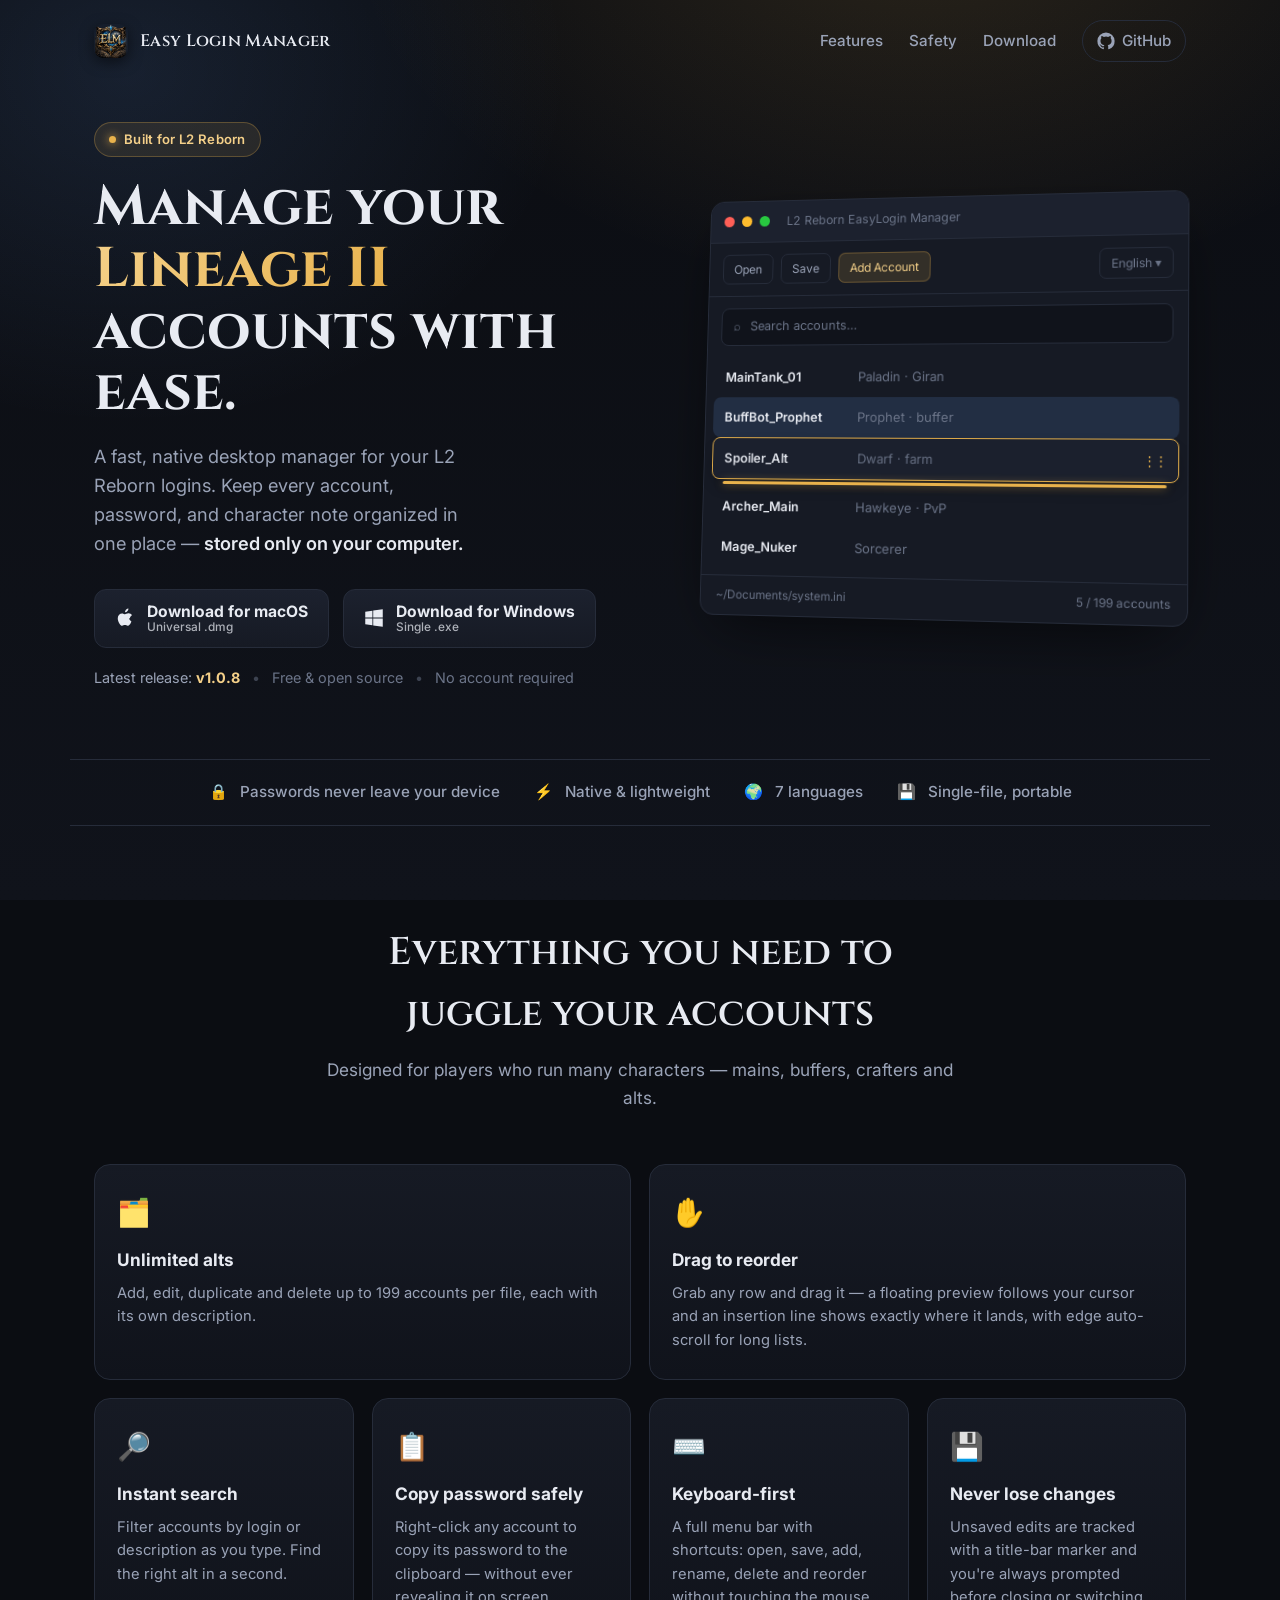
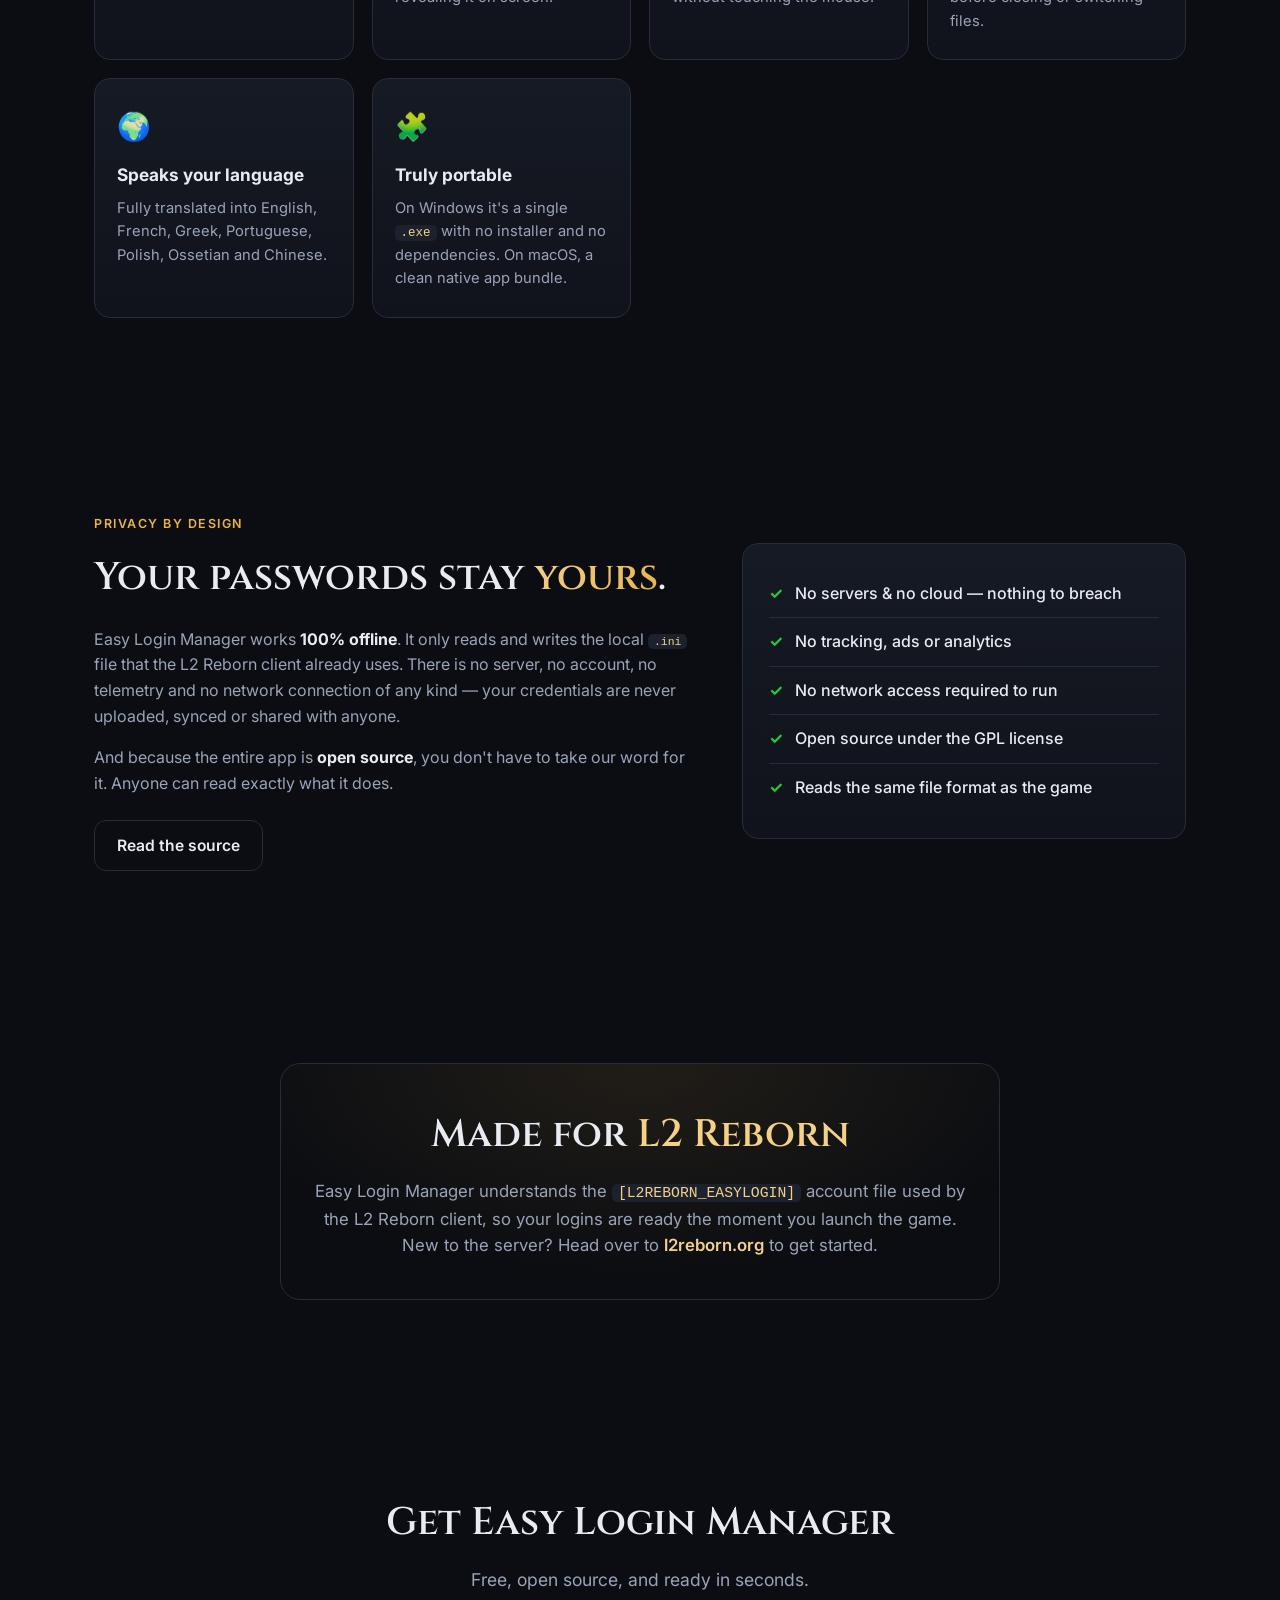
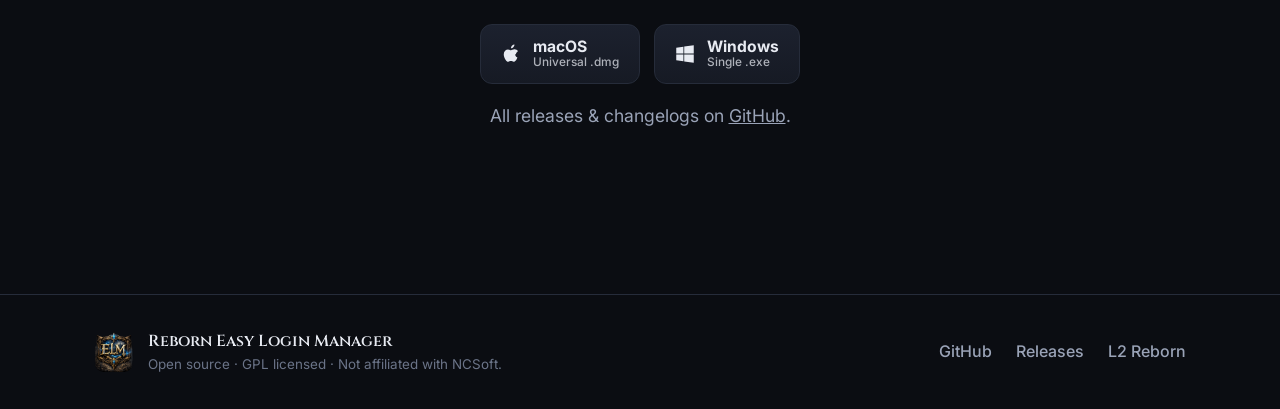
<file: index.html>
<!DOCTYPE html>
<html lang="en">
<head>
<meta charset="UTF-8">
<meta name="viewport" content="width=device-width, initial-scale=1.0">
<title>Reborn Easy Login Manager — Account manager for Lineage II (L2 Reborn)</title>
<meta name="description" content="A lightweight, open-source, cross-platform account manager for Lineage II on L2 Reborn. Manage your accounts and passwords locally — nothing is ever uploaded. Free for Windows and macOS.">

<meta property="og:type" content="website">
<meta property="og:title" content="Reborn Easy Login Manager">
<meta property="og:description" content="A lightweight, open-source account manager for Lineage II (L2 Reborn). Your passwords stay on your device.">
<meta property="og:image" content="assets/logo.png">

<link rel="icon" type="image/png" href="assets/logo.png">
<link rel="preconnect" href="https://fonts.googleapis.com">
<link rel="preconnect" href="https://fonts.gstatic.com" crossorigin>
<link href="https://fonts.googleapis.com/css2?family=Cinzel:wght@500;600;700&family=Inter:wght@400;500;600;700&display=swap" rel="stylesheet">
<link rel="stylesheet" href="styles.css">
</head>
<body>

<!-- Background flourish -->
<div class="bg-glow" aria-hidden="true"></div>

<header class="nav">
  <a class="brand" href="#top">
    <img src="assets/logo.png" alt="" class="brand-logo">
    <span class="brand-name">Easy Login Manager</span>
  </a>
  <nav class="nav-links">
    <a href="#features">Features</a>
    <a href="#safety">Safety</a>
    <a href="#download">Download</a>
    <a class="nav-github" href="https://github.com/haswelldev/RebornEasyLoginManager" target="_blank" rel="noopener">
      <svg viewBox="0 0 24 24" width="18" height="18" aria-hidden="true"><path fill="currentColor" d="M12 .5A11.5 11.5 0 0 0 .5 12a11.5 11.5 0 0 0 7.86 10.92c.58.1.79-.25.79-.56v-2c-3.2.7-3.88-1.37-3.88-1.37-.53-1.34-1.29-1.7-1.29-1.7-1.05-.72.08-.71.08-.71 1.16.08 1.77 1.2 1.77 1.2 1.03 1.77 2.7 1.26 3.36.96.1-.75.4-1.26.72-1.55-2.55-.29-5.24-1.28-5.24-5.69 0-1.26.45-2.29 1.19-3.1-.12-.29-.52-1.46.11-3.05 0 0 .97-.31 3.18 1.18a11 11 0 0 1 5.8 0c2.2-1.5 3.17-1.18 3.17-1.18.63 1.59.23 2.76.11 3.05.74.81 1.19 1.84 1.19 3.1 0 4.42-2.69 5.39-5.25 5.68.41.36.78 1.06.78 2.14v3.17c0 .31.21.67.8.56A11.5 11.5 0 0 0 23.5 12 11.5 11.5 0 0 0 12 .5z"/></svg>
      <span>GitHub</span>
    </a>
  </nav>
</header>

<main id="top">

  <!-- Hero -->
  <section class="hero">
    <div class="hero-copy">
      <a class="pill" href="https://l2reborn.org/" target="_blank" rel="noopener">
        <span class="pill-dot"></span> Built for L2&nbsp;Reborn
      </a>
      <h1>Manage your <span class="grad">Lineage II</span> accounts with ease.</h1>
      <p class="lead">
        A fast, native desktop manager for your L2 Reborn logins. Keep every account, password,
        and character note organized in one place — <strong>stored only on your computer.</strong>
      </p>

      <div class="download-row" id="download">
        <a class="btn btn-primary" id="btn-mac" href="https://github.com/haswelldev/RebornEasyLoginManager/releases/latest/download/EasyLoginManager.dmg">
          <svg viewBox="0 0 384 512" width="20" height="20" aria-hidden="true"><path fill="currentColor" d="M318.7 268c-.2-37 16.7-64.9 50.9-85.4-19.1-27.4-48-42.5-86.2-45.5-36.2-2.8-75.8 21.2-90.3 21.2-15.3 0-50.3-20.2-77.8-20.2C64.5 139 6.5 179.4 6.5 262c0 24.4 4.5 49.6 13.4 75.6 11.9 34.1 54.8 117.7 99.6 116.3 23.4-.6 39.9-16.6 70.4-16.6 29.6 0 44.9 16.6 70.9 16.6 45.2-.7 84-76.6 95.3-110.8-60.6-28.6-57.4-83.8-57.4-85.1zM256.5 79.4c25.2-30 22.9-57.3 22.2-67.4-22.3 1.3-48.1 15.2-62.8 32.3-16.2 18.4-25.7 41.1-23.7 66.9 24.1 1.9 46.1-10.5 64.3-31.8z"/></svg>
          <span><b>Download for macOS</b><small>Universal .dmg</small></span>
        </a>
        <a class="btn btn-primary" id="btn-win" href="https://github.com/haswelldev/RebornEasyLoginManager/releases/latest/download/EasyLoginManager.exe">
          <svg viewBox="0 0 448 512" width="20" height="20" aria-hidden="true"><path fill="currentColor" d="M0 93.7l183.6-25.3v177.4H0V93.7zm0 324.6l183.6 25.3V268.4H0v149.9zm203.8 28L448 480V268.4H203.8v177.9zm0-380.6v180.1H448V32L203.8 65.7z"/></svg>
          <span><b>Download for Windows</b><small>Single .exe</small></span>
        </a>
      </div>

      <div class="release-meta">
        <a href="https://github.com/haswelldev/RebornEasyLoginManager/releases/latest" target="_blank" rel="noopener">Latest release: <strong id="version">v1.0.8</strong></a>
        <span class="dot-sep">•</span>
        <span>Free &amp; open source</span>
        <span class="dot-sep">•</span>
        <span>No account required</span>
      </div>
    </div>

    <!-- App window mock -->
    <div class="hero-visual" aria-hidden="true">
      <div class="window">
        <div class="window-bar">
          <span class="tl tl-r"></span><span class="tl tl-y"></span><span class="tl tl-g"></span>
          <span class="window-title">L2 Reborn EasyLogin Manager</span>
        </div>
        <div class="window-toolbar">
          <span class="wb">Open</span><span class="wb">Save</span><span class="wb wb-accent">Add Account</span>
          <span class="wb-spacer"></span><span class="wb wb-lang">English ▾</span>
        </div>
        <div class="window-search"><span class="search-ico">⌕</span> Search accounts…</div>
        <ul class="window-list">
          <li><span class="acc">MainTank_01</span><span class="desc">Paladin · Giran</span></li>
          <li class="sel"><span class="acc">BuffBot_Prophet</span><span class="desc">Prophet · buffer</span></li>
          <li class="dragging"><span class="acc">Spoiler_Alt</span><span class="desc">Dwarf · farm</span><span class="grip">⋮⋮</span></li>
          <li class="drop-line"></li>
          <li><span class="acc">Archer_Main</span><span class="desc">Hawkeye · PvP</span></li>
          <li><span class="acc">Mage_Nuker</span><span class="desc">Sorcerer</span></li>
        </ul>
        <div class="window-status"><span>~/Documents/system.ini</span><span>5 / 199 accounts</span></div>
      </div>
    </div>
  </section>

  <!-- Trust strip -->
  <section class="strip">
    <div class="strip-item"><span class="strip-ico">🔒</span> Passwords never leave your device</div>
    <div class="strip-item"><span class="strip-ico">⚡</span> Native &amp; lightweight</div>
    <div class="strip-item"><span class="strip-ico">🌍</span> 7 languages</div>
    <div class="strip-item"><span class="strip-ico">💾</span> Single-file, portable</div>
  </section>

  <!-- Features -->
  <section id="features" class="section">
    <div class="section-head">
      <h2>Everything you need to juggle your accounts</h2>
      <p>Designed for players who run many characters — mains, buffers, crafters and alts.</p>
    </div>

    <div class="features">
      <article class="card">
        <div class="card-ico">🗂️</div>
        <h3>Unlimited alts</h3>
        <p>Add, edit, duplicate and delete up to 199 accounts per file, each with its own description.</p>
      </article>
      <article class="card">
        <div class="card-ico">✋</div>
        <h3>Drag to reorder</h3>
        <p>Grab any row and drag it — a floating preview follows your cursor and an insertion line shows exactly where it lands, with edge auto-scroll for long lists.</p>
      </article>
      <article class="card">
        <div class="card-ico">🔎</div>
        <h3>Instant search</h3>
        <p>Filter accounts by login or description as you type. Find the right alt in a second.</p>
      </article>
      <article class="card">
        <div class="card-ico">📋</div>
        <h3>Copy password safely</h3>
        <p>Right-click any account to copy its password to the clipboard — without ever revealing it on screen.</p>
      </article>
      <article class="card">
        <div class="card-ico">⌨️</div>
        <h3>Keyboard-first</h3>
        <p>A full menu bar with shortcuts: open, save, add, rename, delete and reorder without touching the mouse.</p>
      </article>
      <article class="card">
        <div class="card-ico">💾</div>
        <h3>Never lose changes</h3>
        <p>Unsaved edits are tracked with a title-bar marker and you're always prompted before closing or switching files.</p>
      </article>
      <article class="card">
        <div class="card-ico">🌍</div>
        <h3>Speaks your language</h3>
        <p>Fully translated into English, French, Greek, Portuguese, Polish, Ossetian and Chinese.</p>
      </article>
      <article class="card">
        <div class="card-ico">🧩</div>
        <h3>Truly portable</h3>
        <p>On Windows it's a single <code>.exe</code> with no installer and no dependencies. On macOS, a clean native app bundle.</p>
      </article>
    </div>
  </section>

  <!-- Safety -->
  <section id="safety" class="section safety">
    <div class="safety-grid">
      <div class="safety-copy">
        <span class="eyebrow">Privacy by design</span>
        <h2>Your passwords stay <span class="grad">yours</span>.</h2>
        <p>
          Easy Login Manager works <strong>100% offline</strong>. It only reads and writes the local
          <code>.ini</code> file that the L2 Reborn client already uses. There is no server, no account,
          no telemetry and no network connection of any kind — your credentials are never uploaded,
          synced or shared with anyone.
        </p>
        <p>
          And because the entire app is <strong>open source</strong>, you don't have to take our word for it.
          Anyone can read exactly what it does.
        </p>
        <div class="safety-actions">
          <a class="btn btn-ghost" href="https://github.com/haswelldev/RebornEasyLoginManager" target="_blank" rel="noopener">Read the source</a>
        </div>
      </div>
      <ul class="safety-list">
        <li><span class="check">✓</span> No servers &amp; no cloud — nothing to breach</li>
        <li><span class="check">✓</span> No tracking, ads or analytics</li>
        <li><span class="check">✓</span> No network access required to run</li>
        <li><span class="check">✓</span> Open source under the GPL license</li>
        <li><span class="check">✓</span> Reads the same file format as the game</li>
      </ul>
    </div>
  </section>

  <!-- L2 Reborn -->
  <section class="section reborn">
    <div class="reborn-inner">
      <h2>Made for <a href="https://l2reborn.org/" target="_blank" rel="noopener">L2&nbsp;Reborn</a></h2>
      <p>
        Easy Login Manager understands the <code>[L2REBORN_EASYLOGIN]</code> account file used by the
        L2 Reborn client, so your logins are ready the moment you launch the game.
        New to the server? Head over to <a href="https://l2reborn.org/" target="_blank" rel="noopener">l2reborn.org</a> to get started.
      </p>
    </div>
  </section>

  <!-- Download CTA -->
  <section class="section cta">
    <h2>Get Easy Login Manager</h2>
    <p>Free, open source, and ready in seconds.</p>
    <div class="download-row download-row--center">
      <a class="btn btn-primary" href="https://github.com/haswelldev/RebornEasyLoginManager/releases/latest/download/EasyLoginManager.dmg">
        <svg viewBox="0 0 384 512" width="20" height="20" aria-hidden="true"><path fill="currentColor" d="M318.7 268c-.2-37 16.7-64.9 50.9-85.4-19.1-27.4-48-42.5-86.2-45.5-36.2-2.8-75.8 21.2-90.3 21.2-15.3 0-50.3-20.2-77.8-20.2C64.5 139 6.5 179.4 6.5 262c0 24.4 4.5 49.6 13.4 75.6 11.9 34.1 54.8 117.7 99.6 116.3 23.4-.6 39.9-16.6 70.4-16.6 29.6 0 44.9 16.6 70.9 16.6 45.2-.7 84-76.6 95.3-110.8-60.6-28.6-57.4-83.8-57.4-85.1zM256.5 79.4c25.2-30 22.9-57.3 22.2-67.4-22.3 1.3-48.1 15.2-62.8 32.3-16.2 18.4-25.7 41.1-23.7 66.9 24.1 1.9 46.1-10.5 64.3-31.8z"/></svg>
        <span><b>macOS</b><small>Universal .dmg</small></span>
      </a>
      <a class="btn btn-primary" href="https://github.com/haswelldev/RebornEasyLoginManager/releases/latest/download/EasyLoginManager.exe">
        <svg viewBox="0 0 448 512" width="20" height="20" aria-hidden="true"><path fill="currentColor" d="M0 93.7l183.6-25.3v177.4H0V93.7zm0 324.6l183.6 25.3V268.4H0v149.9zm203.8 28L448 480V268.4H203.8v177.9zm0-380.6v180.1H448V32L203.8 65.7z"/></svg>
        <span><b>Windows</b><small>Single .exe</small></span>
      </a>
    </div>
    <p class="cta-note">All releases &amp; changelogs on <a href="https://github.com/haswelldev/RebornEasyLoginManager/releases" target="_blank" rel="noopener">GitHub</a>.</p>
  </section>

</main>

<footer class="footer">
  <div class="footer-inner">
    <div class="footer-brand">
      <img src="assets/logo.png" alt="" class="footer-logo">
      <div>
        <div class="footer-name">Reborn Easy Login Manager</div>
        <div class="footer-sub">Open source · GPL licensed · Not affiliated with NCSoft.</div>
      </div>
    </div>
    <div class="footer-links">
      <a href="https://github.com/haswelldev/RebornEasyLoginManager" target="_blank" rel="noopener">GitHub</a>
      <a href="https://github.com/haswelldev/RebornEasyLoginManager/releases/latest" target="_blank" rel="noopener">Releases</a>
      <a href="https://l2reborn.org/" target="_blank" rel="noopener">L2 Reborn</a>
    </div>
  </div>
</footer>

<script>
  // Highlight the download button matching the visitor's OS.
  (function () {
    var p = navigator.platform || "";
    var ua = navigator.userAgent || "";
    var isMac = /Mac/i.test(p) || /Mac/i.test(ua);
    var isWin = /Win/i.test(p) || /Win/i.test(ua);
    var mac = document.getElementById("btn-mac");
    var win = document.getElementById("btn-win");
    if (isWin && win) win.classList.add("btn-suggested");
    else if (isMac && mac) mac.classList.add("btn-suggested");
  })();

  // Keep the version label current even if the page wasn't rebuilt. The build
  // step normally replaces v1.0.8; this is a progressive-enhancement
  // fallback that reads the latest tag straight from the GitHub API.
  (function () {
    var el = document.getElementById("version");
    if (!el) return;
    fetch("https://api.github.com/repos/haswelldev/RebornEasyLoginManager/releases/latest")
      .then(function (r) { return r.ok ? r.json() : null; })
      .then(function (d) { if (d && d.tag_name) el.textContent = d.tag_name; })
      .catch(function () { /* offline or rate-limited: leave as-is */ });
    if (el.textContent.indexOf("{{") === 0) el.textContent = "latest";
  })();
</script>

</body>
</html>
</file>
<file: styles.css>
:root {
  --bg: #0b0d12;
  --bg-2: #10131b;
  --surface: #161a24;
  --surface-2: #1c212e;
  --line: #262c3a;
  --text: #e8ebf2;
  --muted: #9aa3b7;
  --faint: #6b7488;
  --gold: #e8b24c;
  --gold-2: #f4d089;
  --accent: #6ea8ff;
  --accent-2: #8bc0ff;
  --radius: 16px;
  --shadow: 0 20px 60px -20px rgba(0,0,0,.7);
  --max: 1140px;
}

* { box-sizing: border-box; }
html { scroll-behavior: smooth; }
body {
  margin: 0;
  background: var(--bg);
  color: var(--text);
  font-family: "Inter", -apple-system, BlinkMacSystemFont, "Segoe UI", Roboto, sans-serif;
  line-height: 1.6;
  -webkit-font-smoothing: antialiased;
  overflow-x: hidden;
}
a { color: inherit; text-decoration: none; }

.bg-glow {
  position: fixed;
  inset: 0;
  z-index: -1;
  background:
    radial-gradient(60rem 40rem at 72% -10%, rgba(232,178,76,.14), transparent 60%),
    radial-gradient(50rem 40rem at 10% 8%, rgba(110,168,255,.12), transparent 55%),
    linear-gradient(180deg, var(--bg), var(--bg-2));
}

.grad {
  background: linear-gradient(120deg, var(--gold-2), var(--gold));
  -webkit-background-clip: text;
  background-clip: text;
  color: transparent;
}

/* ---------- Nav ---------- */
.nav {
  max-width: var(--max);
  margin: 0 auto;
  padding: 20px 24px;
  display: flex;
  align-items: center;
  justify-content: space-between;
  gap: 16px;
}
.brand { display: flex; align-items: center; gap: 12px; }
.brand-logo { width: 34px; height: 34px; border-radius: 9px; box-shadow: 0 4px 14px rgba(0,0,0,.5); }
.brand-name { font-family: "Cinzel", serif; font-weight: 600; letter-spacing: .3px; font-size: 1.05rem; }
.nav-links { display: flex; align-items: center; gap: 26px; }
.nav-links a { color: var(--muted); font-weight: 500; font-size: .95rem; transition: color .2s; }
.nav-links a:hover { color: var(--text); }
.nav-github {
  display: inline-flex; align-items: center; gap: 7px;
  padding: 8px 14px; border: 1px solid var(--line); border-radius: 999px;
}
.nav-github:hover { border-color: var(--gold); }

/* ---------- Hero ---------- */
.hero {
  max-width: var(--max);
  margin: 40px auto 0;
  padding: 0 24px;
  display: grid;
  grid-template-columns: 1.05fr .95fr;
  gap: 56px;
  align-items: center;
}
.pill {
  display: inline-flex; align-items: center; gap: 8px;
  padding: 6px 14px; border-radius: 999px;
  background: rgba(232,178,76,.1); border: 1px solid rgba(232,178,76,.28);
  color: var(--gold-2); font-size: .82rem; font-weight: 600; letter-spacing: .3px;
}
.pill-dot { width: 7px; height: 7px; border-radius: 50%; background: var(--gold); box-shadow: 0 0 10px var(--gold); }
.hero h1 {
  font-family: "Cinzel", serif;
  font-size: clamp(2.2rem, 4.4vw, 3.5rem);
  line-height: 1.1;
  margin: 20px 0 16px;
  font-weight: 700;
}
.lead { font-size: 1.14rem; color: var(--muted); max-width: 34ch; }
.lead strong { color: var(--text); font-weight: 600; }

.download-row { display: flex; gap: 14px; margin: 30px 0 18px; flex-wrap: wrap; }
.download-row--center { justify-content: center; }

.btn {
  display: inline-flex; align-items: center; gap: 12px;
  padding: 13px 20px; border-radius: 12px;
  font-weight: 600; font-size: .98rem; cursor: pointer;
  border: 1px solid transparent; transition: transform .15s, box-shadow .2s, background .2s, border-color .2s;
}
.btn svg { flex-shrink: 0; }
.btn span { display: flex; flex-direction: column; line-height: 1.15; text-align: left; }
.btn span small { font-weight: 500; font-size: .74rem; opacity: .72; }
.btn-primary {
  background: linear-gradient(180deg, var(--surface-2), var(--surface));
  border-color: var(--line); color: var(--text);
}
.btn-primary:hover { transform: translateY(-2px); border-color: var(--gold); box-shadow: var(--shadow); }
.btn-suggested {
  background: linear-gradient(180deg, var(--gold-2), var(--gold));
  border-color: var(--gold); color: #2a1e05;
}
.btn-suggested small { opacity: .85; }
.btn-ghost { border-color: var(--line); background: transparent; color: var(--text); padding: 12px 22px; }
.btn-ghost:hover { border-color: var(--gold); transform: translateY(-2px); }

.release-meta { display: flex; align-items: center; gap: 12px; flex-wrap: wrap; color: var(--faint); font-size: .9rem; }
.release-meta a { color: var(--muted); }
.release-meta a:hover { color: var(--gold-2); }
.release-meta strong { color: var(--gold-2); }
.dot-sep { opacity: .5; }

/* ---------- App window mock ---------- */
.hero-visual { perspective: 1600px; }
.window {
  background: var(--surface);
  border: 1px solid var(--line);
  border-radius: 14px;
  overflow: hidden;
  box-shadow: var(--shadow);
  transform: rotateY(-11deg) rotateX(5deg);
  transition: transform .5s ease;
}
.hero-visual:hover .window { transform: rotateY(-4deg) rotateX(2deg); }
.window-bar {
  display: flex; align-items: center; gap: 8px;
  padding: 11px 14px; background: var(--surface-2); border-bottom: 1px solid var(--line);
}
.tl { width: 11px; height: 11px; border-radius: 50%; display: inline-block; }
.tl-r { background: #ff5f57; } .tl-y { background: #febc2e; } .tl-g { background: #28c840; }
.window-title { margin-left: 10px; font-size: .78rem; color: var(--faint); }
.window-toolbar { display: flex; align-items: center; gap: 8px; padding: 12px 14px; border-bottom: 1px solid var(--line); }
.wb { font-size: .76rem; color: var(--muted); padding: 5px 11px; border: 1px solid var(--line); border-radius: 7px; }
.wb-accent { background: rgba(232,178,76,.14); border-color: rgba(232,178,76,.3); color: var(--gold-2); }
.wb-spacer { flex: 1; }
.wb-lang { color: var(--faint); }
.window-search { margin: 12px 14px; padding: 8px 12px; background: var(--bg-2); border: 1px solid var(--line); border-radius: 8px; color: var(--faint); font-size: .8rem; }
.search-ico { margin-right: 6px; }
.window-list { list-style: none; margin: 0; padding: 0 8px 8px; }
.window-list li { display: flex; align-items: center; gap: 10px; padding: 10px 12px; border-radius: 8px; font-size: .82rem; position: relative; }
.window-list .acc { font-weight: 600; min-width: 130px; }
.window-list .desc { color: var(--faint); }
.window-list .sel { background: rgba(110,168,255,.14); }
.window-list .dragging { background: var(--surface-2); border: 1px solid var(--gold); box-shadow: 0 8px 20px -8px rgba(0,0,0,.6); opacity: .95; }
.window-list .grip { margin-left: auto; color: var(--gold); letter-spacing: -2px; }
.window-list .drop-line { height: 3px; padding: 0; margin: 2px 12px; background: var(--gold); border-radius: 2px; box-shadow: 0 0 8px rgba(232,178,76,.6); }
.window-status { display: flex; justify-content: space-between; padding: 10px 16px; border-top: 1px solid var(--line); color: var(--faint); font-size: .74rem; }

/* ---------- Trust strip ---------- */
.strip {
  max-width: var(--max);
  margin: 70px auto 0;
  padding: 20px 24px;
  display: flex; flex-wrap: wrap; justify-content: center; gap: 14px 34px;
  border-top: 1px solid var(--line); border-bottom: 1px solid var(--line);
}
.strip-item { color: var(--muted); font-weight: 500; font-size: .95rem; }
.strip-ico { margin-right: 8px; }

/* ---------- Sections ---------- */
.section { max-width: var(--max); margin: 0 auto; padding: 96px 24px; }
.section-head { text-align: center; max-width: 640px; margin: 0 auto 52px; }
.section-head h2, .safety h2, .reborn h2, .cta h2 {
  font-family: "Cinzel", serif; font-size: clamp(1.7rem, 3vw, 2.4rem); margin: 0 0 12px; font-weight: 600;
}
.section-head p { color: var(--muted); font-size: 1.08rem; margin: 0; }

/* ---------- Features ---------- */
.features { display: grid; grid-template-columns: repeat(4, 1fr); gap: 18px; }
.card {
  background: linear-gradient(180deg, var(--surface), var(--bg-2));
  border: 1px solid var(--line); border-radius: var(--radius);
  padding: 26px 22px; transition: transform .2s, border-color .2s;
}
.card:hover { transform: translateY(-4px); border-color: rgba(232,178,76,.4); }
.card-ico { font-size: 1.7rem; margin-bottom: 12px; }
.card h3 { margin: 0 0 8px; font-size: 1.08rem; }
.card p { margin: 0; color: var(--muted); font-size: .92rem; }
.card code { background: var(--surface-2); padding: 1px 6px; border-radius: 5px; font-size: .85em; color: var(--gold-2); }
.card:first-child, .card:nth-child(2) { grid-column: span 2; }

/* ---------- Safety ---------- */
.safety { }
.safety-grid { display: grid; grid-template-columns: 1.15fr .85fr; gap: 48px; align-items: center; }
.eyebrow { color: var(--gold); font-weight: 600; letter-spacing: 1.5px; text-transform: uppercase; font-size: .78rem; }
.safety-copy h2 { margin: 12px 0 18px; }
.safety-copy p { color: var(--muted); margin: 0 0 16px; }
.safety-copy code { background: var(--surface-2); padding: 1px 6px; border-radius: 5px; color: var(--gold-2); font-size: .88em; }
.safety-copy strong { color: var(--text); }
.safety-actions { margin-top: 24px; }
.safety-list {
  list-style: none; margin: 0; padding: 26px;
  background: linear-gradient(180deg, var(--surface), var(--bg-2));
  border: 1px solid var(--line); border-radius: var(--radius);
}
.safety-list li { display: flex; align-items: flex-start; gap: 12px; padding: 11px 0; color: var(--text); font-weight: 500; border-bottom: 1px solid var(--line); }
.safety-list li:last-child { border-bottom: 0; }
.check { color: #28c840; font-weight: 700; }

/* ---------- L2 Reborn ---------- */
.reborn-inner {
  text-align: center; max-width: 720px; margin: 0 auto;
  background: radial-gradient(40rem 20rem at 50% 0%, rgba(232,178,76,.1), transparent 70%);
  padding: 40px 30px; border: 1px solid var(--line); border-radius: 20px;
}
.reborn-inner p { color: var(--muted); margin: 12px 0 0; font-size: 1.05rem; }
.reborn a { color: var(--gold-2); font-weight: 600; }
.reborn a:hover { text-decoration: underline; }
.reborn code { background: var(--surface-2); padding: 1px 6px; border-radius: 5px; color: var(--gold-2); font-size: .88em; }

/* ---------- CTA ---------- */
.cta { text-align: center; }
.cta > p { color: var(--muted); font-size: 1.1rem; margin: 0 0 28px; }
.cta-note { margin-top: 22px; color: var(--faint); font-size: .92rem; }
.cta-note a { color: var(--muted); text-decoration: underline; }

/* ---------- Footer ---------- */
.footer { border-top: 1px solid var(--line); margin-top: 40px; }
.footer-inner {
  max-width: var(--max); margin: 0 auto; padding: 34px 24px;
  display: flex; align-items: center; justify-content: space-between; gap: 20px; flex-wrap: wrap;
}
.footer-brand { display: flex; align-items: center; gap: 14px; }
.footer-logo { width: 40px; height: 40px; border-radius: 10px; }
.footer-name { font-family: "Cinzel", serif; font-weight: 600; }
.footer-sub { color: var(--faint); font-size: .84rem; }
.footer-links { display: flex; gap: 24px; }
.footer-links a { color: var(--muted); font-weight: 500; }
.footer-links a:hover { color: var(--gold-2); }

/* ---------- Responsive ---------- */
@media (max-width: 920px) {
  .hero { grid-template-columns: 1fr; gap: 40px; margin-top: 24px; }
  .hero-visual { order: 2; }
  .window { transform: none; }
  .lead { max-width: none; }
  .features { grid-template-columns: repeat(2, 1fr); }
  .card:first-child, .card:nth-child(2) { grid-column: span 1; }
  .safety-grid { grid-template-columns: 1fr; gap: 30px; }
}
@media (max-width: 560px) {
  .nav-links a:not(.nav-github) { display: none; }
  .features { grid-template-columns: 1fr; }
  .btn { flex: 1; justify-content: center; }
  .section { padding: 64px 20px; }
  .window-list .desc { display: none; }
}
</file>
